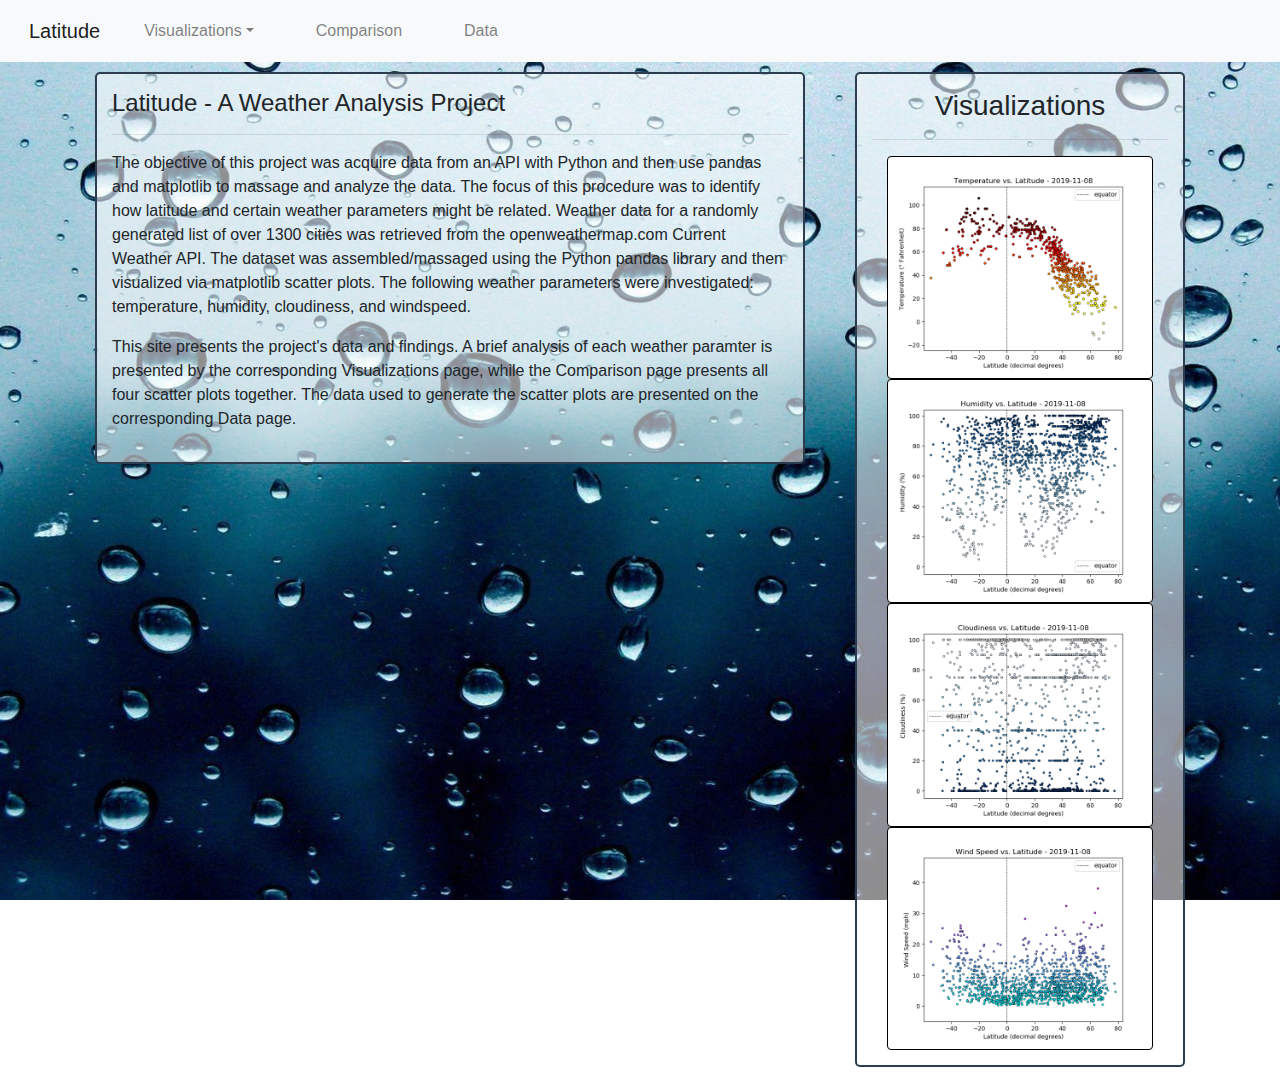
<file: index.html>
<!DOCTYPE html>
<html lang="en-us">

<head>
  <meta charset="UTF-8">
  <title>Latitude - Landing</title>
  <base href="https://morrowzl.github.io/">
  <link rel="stylesheet" href="reset.css">
  <link rel="stylesheet" href="https://stackpath.bootstrapcdn.com/bootstrap/4.3.1/css/bootstrap.min.css" integrity="sha384-ggOyR0iXCbMQv3Xipma34MD+dH/1fQ784/j6cY/iJTQUOhcWr7x9JvoRxT2MZw1T" crossorigin="anonymous">
  <link rel="stylesheet" href="styles.css">
</head>

<body>
  <nav class="navbar navbar-expand-lg navbar-light bg-light">
    <a class="navbar-brand" href="index.html">Latitude</a>
    <button class="navbar-toggler" type="button" data-toggle="collapse" data-target="#navbarSupportedContent" aria-controls="navbarSupportedContent" aria-expanded="false" aria-label="Toggle navigation">
      <span class="navbar-toggler-icon"></span>
    </button>
    <div class="collapse navbar-collapse" id="navbarSupportedContent">
      <ul class="navbar-nav mr-auto">
        <li class="nav-item dropdown">
          <a class="nav-link dropdown-toggle" href="#" id="navbarDropdown" role="button" data-toggle="dropdown" aria-haspopup="true" aria-expanded="false">Visualizations</a>
          <div class="dropdown-menu" aria-labelledby="navbarDropdown">
            <a class="dropdown-item" href="visualizations/temperature.html">Tempurature</a>
            <a class="dropdown-item" href="visualizations/humidity.html">Humidity</a>
            <a class="dropdown-item" href="visualizations/cloudiness.html">Cloudiness</a>
            <a class="dropdown-item" href="visualizations/wind_speed.html">Wind Speed</a>
          </div>
        </li>
        <li class="nav-item">
          <a class="nav-link" href="comparison.html">
            Comparison
          </a>
        </li>
        <li class="nav-item">
          <a class="nav-link" href="data.html">
            Data
          </a>
        </li>
      </ul>
    </div>
  </nav>
  <div class="container">
    <div class="row">
      <div class="col-md-8">
        <div class="summary_box">
          <h1>Latitude - A Weather Analysis Project</h1>
          <hr>
          <p>
            The objective of this project was acquire data from an API with Python and then use pandas and matplotlib to massage and analyze the data. The focus of this procedure was to identify how latitude and certain weather parameters might be related. Weather data for a randomly generated list of over 1300 cities was retrieved from the openweathermap.com Current Weather API. The dataset was assembled/massaged using the Python pandas library and then visualized via matplotlib scatter plots. The following weather parameters were investigated: temperature, humidity, cloudiness, and windspeed.
          </p>
          <p>
            This site presents the project's data and findings. A brief analysis of each weather paramter is presented by the corresponding Visualizations page, while the Comparison page presents all four scatter plots together. The data used to generate the scatter plots are presented on the corresponding Data page.
          </p>
        </div>
      </div>
      <div class="col-md-4">
        <div class="visualizations_box">
          <h3 class="box_h1">Visualizations</h3>
          <hr class="box_hr">
          <div class="plot_thumbnails">            
            <a target="_self" href="visualizations/temperature.html">
              <img src="resources/images/temp.png" alt="Tempurature Plot" class="img-thumbnail">
            </a>
            <a target="_self" href="visualizations/humidity.html">
              <img src="resources/images/humidity.png" alt="Humidity Plot" class="img-thumbnail">
            </a>
            <a target="_self" href="visualizations/cloudiness.html">
              <img src="resources/images/cloudiness.png" alt="Cloudy Plot" class="img-thumbnail">
            </a>
            <a target="_self" href="visualizations/wind_speed.html">
              <img src="resources/images/wind_speed.png" alt="Wind Plot" class="img-thumbnail">
            </a>
          </div>
        </div>
      </div>
    </div>
  </div>
  <script src="https://code.jquery.com/jquery-3.4.1.slim.min.js" integrity="sha384-J6qa4849blE2+poT4WnyKhv5vZF5SrPo0iEjwBvKU7imGFAV0wwj1yYfoRSJoZ+n" crossorigin="anonymous"></script>
  <script src="https://cdn.jsdelivr.net/npm/popper.js@1.16.0/dist/umd/popper.min.js" integrity="sha384-Q6E9RHvbIyZFJoft+2mJbHaEWldlvI9IOYy5n3zV9zzTtmI3UksdQRVvoxMfooAo" crossorigin="anonymous"></script>
  <script src="https://stackpath.bootstrapcdn.com/bootstrap/4.4.1/js/bootstrap.min.js" integrity="sha384-wfSDF2E50Y2D1uUdj0O3uMBJnjuUD4Ih7YwaYd1iqfktj0Uod8GCExl3Og8ifwB6" crossorigin="anonymous"></script>
</body>
</html>
</file>
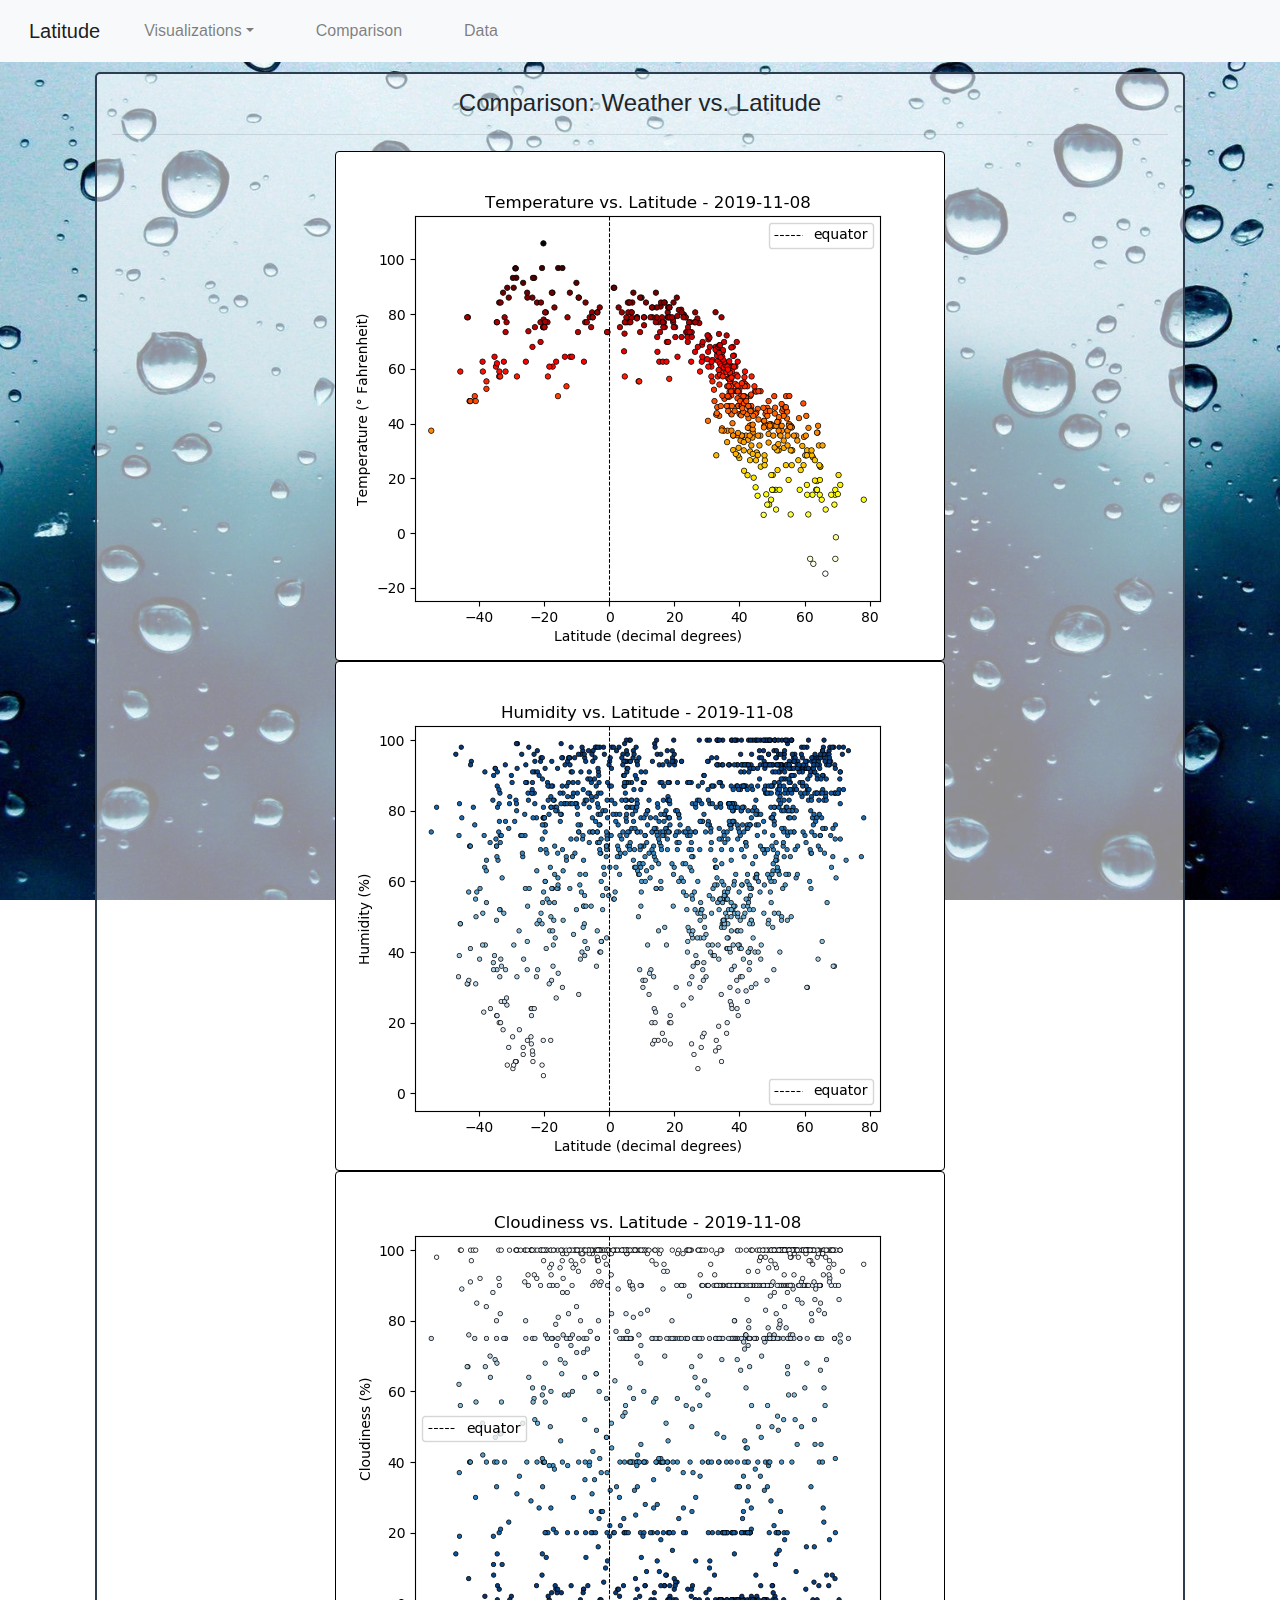
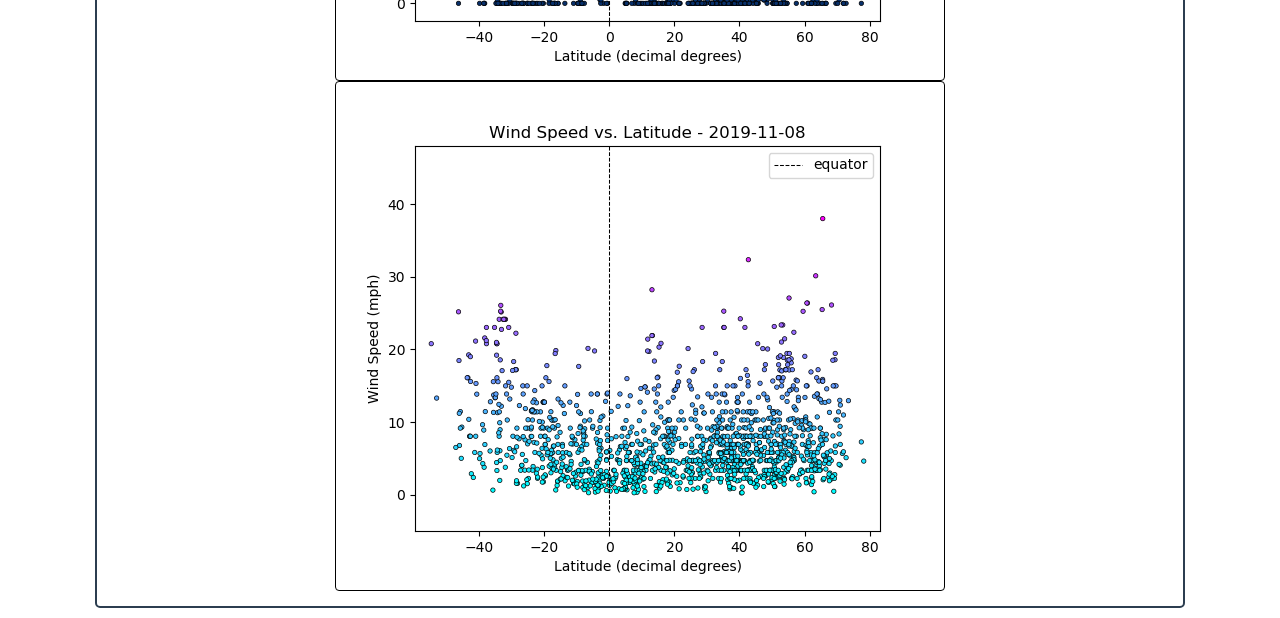
<file: comparison.html>
<!DOCTYPE html>
<html lang="en-us">

<head>
  <meta charset="UTF-8">
  <title>Latitude - Comparison</title>
  <base href="https://morrowzl.github.io/">
  <link rel="stylesheet" href="reset.css">
  <link rel="stylesheet" href="https://stackpath.bootstrapcdn.com/bootstrap/4.3.1/css/bootstrap.min.css" integrity="sha384-ggOyR0iXCbMQv3Xipma34MD+dH/1fQ784/j6cY/iJTQUOhcWr7x9JvoRxT2MZw1T" crossorigin="anonymous">
  <link rel="stylesheet" href="styles.css">
</head>

<body>
  <nav class="navbar navbar-expand-lg navbar-light bg-light">
    <a class="navbar-brand" href="index.html">Latitude</a>
    <button class="navbar-toggler" type="button" data-toggle="collapse" data-target="#navbarSupportedContent" aria-controls="navbarSupportedContent" aria-expanded="false" aria-label="Toggle navigation">
      <span class="navbar-toggler-icon"></span>
    </button>
    <div class="collapse navbar-collapse" id="navbarSupportedContent">
      <ul class="navbar-nav mr-auto">
        <li class="nav-item dropdown">
          <a class="nav-link dropdown-toggle" href="#" id="navbarDropdown" role="button" data-toggle="dropdown" aria-haspopup="true" aria-expanded="false">Visualizations</a>
          <div class="dropdown-menu" aria-labelledby="navbarDropdown">
            <a class="dropdown-item" href="visualizations/temperature.html">Tempurature</a>
            <a class="dropdown-item" href="visualizations/humidity.html">Humidity</a>
            <a class="dropdown-item" href="visualizations/cloudiness.html">Cloudiness</a>
            <a class="dropdown-item" href="visualizations/wind_speed.html">Wind Speed</a>
          </div>
        </li>
        <li class="nav-item">
          <a class="nav-link" href="comparison.html">
            Comparison
          </a>
        </li>
        <li class="nav-item">
          <a class="nav-link" href="data.html">
            Data
          </a>
        </li>
      </ul>
    </div>
  </nav>
  <div class="container">
    <div class="row"> 
      <div class="col-md-12">
        <div class="visualizations_box">
          <h1 class="box_h1">Comparison: Weather vs. Latitude</h1>
          <hr class="box_hr">
          <a target="_self" href="temperature.html">
            <img src="resources/images/temp.png" alt="Tempurature Plot" class="img-thumbnail">
          </a>
          <a target="_self" href="humidity.html">
            <img src="resources/images/humidity.png" alt="Humidity Plot" class="img-thumbnail">
          </a>
          <a target="_self" href="cloudiness.html">
            <img src="resources/images/cloudiness.png" alt="Cloudy Plot" class="img-thumbnail">
          </a>
          <a target="_self" href="wind_speed.html">
            <img src="resources/images/wind_speed.png" alt="Wind Plot" class="img-thumbnail">
          </a>
        </div>
      </div>
    </div>
  </div>
  <script src="https://code.jquery.com/jquery-3.4.1.slim.min.js" integrity="sha384-J6qa4849blE2+poT4WnyKhv5vZF5SrPo0iEjwBvKU7imGFAV0wwj1yYfoRSJoZ+n" crossorigin="anonymous"></script>
  <script src="https://cdn.jsdelivr.net/npm/popper.js@1.16.0/dist/umd/popper.min.js" integrity="sha384-Q6E9RHvbIyZFJoft+2mJbHaEWldlvI9IOYy5n3zV9zzTtmI3UksdQRVvoxMfooAo" crossorigin="anonymous"></script>
  <script src="https://stackpath.bootstrapcdn.com/bootstrap/4.4.1/js/bootstrap.min.js" integrity="sha384-wfSDF2E50Y2D1uUdj0O3uMBJnjuUD4Ih7YwaYd1iqfktj0Uod8GCExl3Og8ifwB6" crossorigin="anonymous"></script>
</body>
</html>
</file>
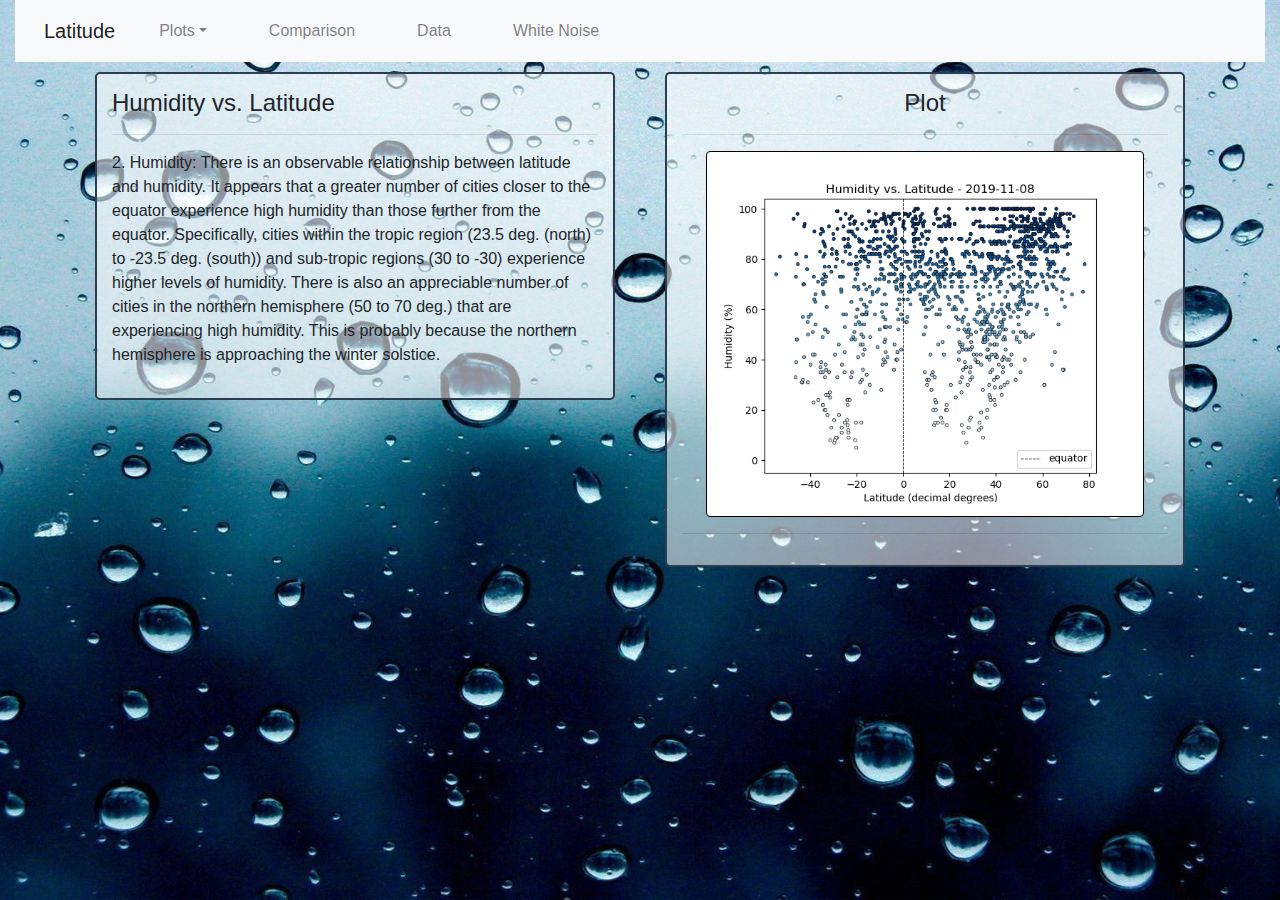
<file: humidity.html>
<!DOCTYPE html>
<html lang="en-us">

<head>
  <meta charset="UTF-8">
  <title>Latitude - Humidity</title>
  <link rel="stylesheet" href="reset.css">
  <link rel="stylesheet" href="https://stackpath.bootstrapcdn.com/bootstrap/4.3.1/css/bootstrap.min.css" integrity="sha384-ggOyR0iXCbMQv3Xipma34MD+dH/1fQ784/j6cY/iJTQUOhcWr7x9JvoRxT2MZw1T" crossorigin="anonymous">
  <link rel="stylesheet" href="styles.css">
</head>

<body>
  <div class="container-fluid">
    <div class="row">
      <div class="col-12">
        <nav class="navbar navbar-expand-lg navbar-light bg-light">
          <a class="navbar-brand" href="index.html">Latitude</a>
          <button class="navbar-toggler" type="button" data-toggle="collapse" data-target="#navbarSupportedContent" aria-controls="navbarSupportedContent" aria-expanded="false" aria-label="Toggle navigation">
            <span class="navbar-toggler-icon"></span>
          </button>
        <div class="collapse navbar-collapse" id="navbarSupportedContent">
          <ul class="navbar-nav mr-auto">
            <li class="nav-item dropdown">
              <a class="nav-link dropdown-toggle" href="#" id="navbarDropdown" role="button" data-toggle="dropdown" aria-haspopup="true" aria-expanded="false">Plots</a>
              <div class="dropdown-menu" aria-labelledby="navbarDropdown">
                <a class="dropdown-item" href="temperature.html">Tempurature</a>
                <a class="dropdown-item" href="humidity.html">Humidity</a>
                <a class="dropdown-item" href="cloudiness.html">Cloudiness</a>
                <a class="dropdown-item" href="wind_speed.html">Wind Speed</a>
              </div>
            </li>
            <li class="nav-item">
              <a class="nav-link" href="comparison.html">
                Comparison
              </a>
            </li>
            <li class="nav-item">
              <a class="nav-link" href="data.html">
                Data
              </a>
            </li>
            <li class="nav-item">
              <a class="nav-link" href="hvac.html">
                White Noise
              </a>
            </li>
          </ul>
        </div>
        </nav>
      </div>
    </div>
  </div>
  <div class="container">
    <div class="row">
      <div class="col-lg-6">
        <div class="summary_box">
          <h1>Humidity vs. Latitude</h1>
          <hr>
          <p>
            2. Humidity: There is an observable relationship between latitude and humidity. It appears that a greater number of cities closer to the equator experience high humidity than those further from the equator. Specifically, cities within the tropic region (23.5 deg. (north) to -23.5 deg. (south)) and sub-tropic regions (30 to -30) experience higher levels of humidity. There is also an appreciable number of cities in the northern hemisphere (50 to 70 deg.) that are experiencing high humidity. This is probably because the northern hemisphere is approaching the winter solstice.
          </p>
        </div>
      </div>
      <div class="col-lg-6">
        <div class="visualizations_box">
          <h1>Plot</h1>
          <hr>
          <a target="_self" href="resources/visualizations/humidity.png">
            <img src="resources/visualizations/humidity.png" alt="Humidity Plot" class="img-thumbnail">
          </a>
          <br>
          <hr>
        </div>
      </div>
    </div>
  </div>
  <script src="https://code.jquery.com/jquery-3.3.1.slim.min.js" integrity="sha384-q8i/X+965DzO0rT7abK41JStQIAqVgRVzpbzo5smXKp4YfRvH+8abtTE1Pi6jizo" crossorigin="anonymous"></script>
  <script src="https://cdnjs.cloudflare.com/ajax/libs/popper.js/1.14.7/umd/popper.min.js" integrity="sha384-UO2eT0CpHqdSJQ6hJty5KVphtPhzWj9WO1clHTMGa3JDZwrnQq4sF86dIHNDz0W1" crossorigin="anonymous"></script>
  <script src="https://stackpath.bootstrapcdn.com/bootstrap/4.3.1/js/bootstrap.min.js" integrity="sha384-JjSmVgyd0p3pXB1rRibZUAYoIIy6OrQ6VrjIEaFf/nJGzIxFDsf4x0xIM+B07jRM" crossorigin="anonymous"></script>
</body>
</html>
</file>
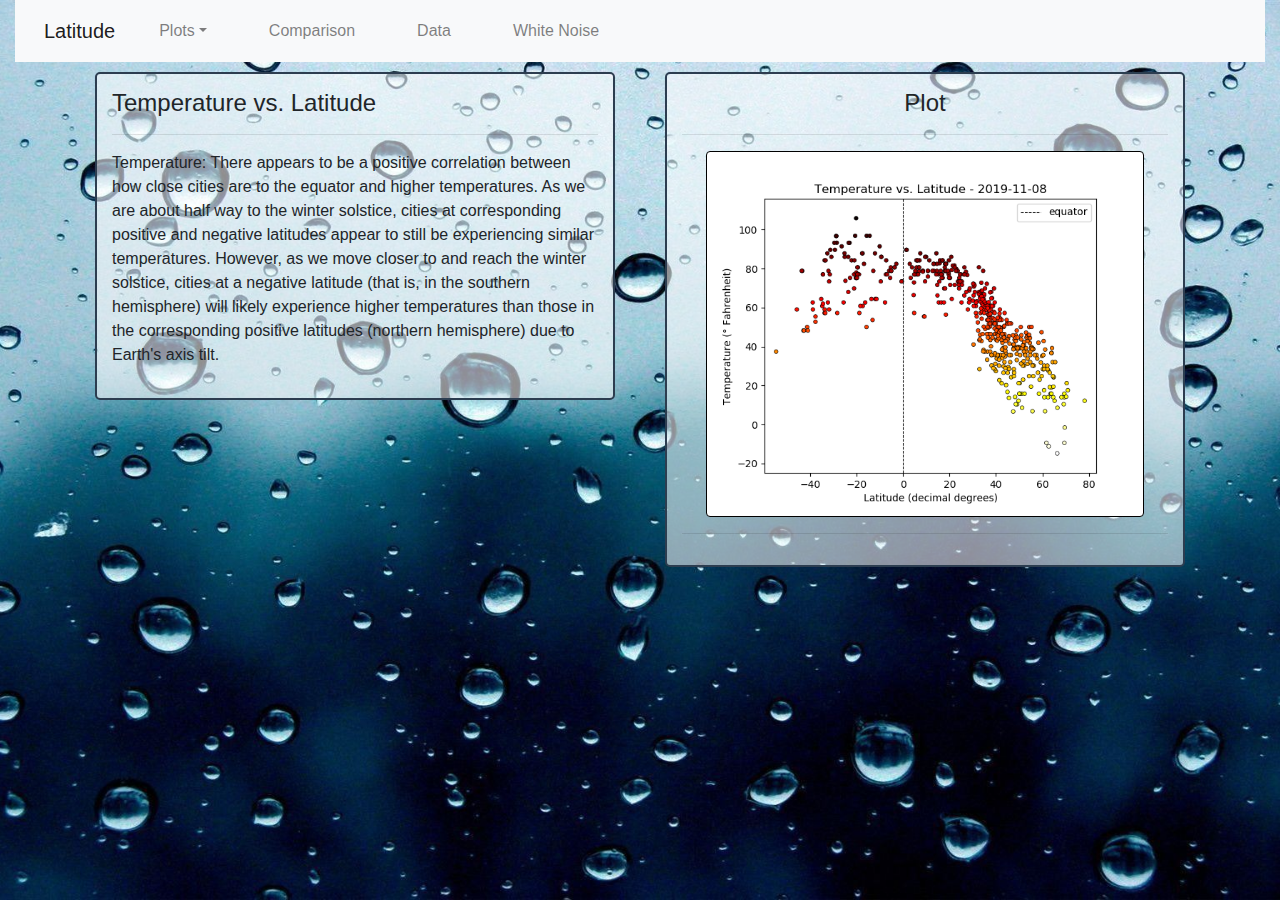
<file: temperature.html>
<!DOCTYPE html>
<html lang="en-us">

<head>
  <meta charset="UTF-8">
  <title>Latitude - Temperature</title>
  <link rel="stylesheet" href="reset.css">
  <link rel="stylesheet" href="https://stackpath.bootstrapcdn.com/bootstrap/4.3.1/css/bootstrap.min.css" integrity="sha384-ggOyR0iXCbMQv3Xipma34MD+dH/1fQ784/j6cY/iJTQUOhcWr7x9JvoRxT2MZw1T" crossorigin="anonymous">
  <link rel="stylesheet" href="styles.css">
</head>

<body>
  <div class="container-fluid">
    <div class="row">
      <div class="col-12">
        <nav class="navbar navbar-expand-lg navbar-light bg-light">
          <a class="navbar-brand" href="index.html">Latitude</a>
          <button class="navbar-toggler" type="button" data-toggle="collapse" data-target="#navbarSupportedContent" aria-controls="navbarSupportedContent" aria-expanded="false" aria-label="Toggle navigation">
            <span class="navbar-toggler-icon"></span>
          </button>
        <div class="collapse navbar-collapse" id="navbarSupportedContent">
          <ul class="navbar-nav mr-auto">
            <li class="nav-item dropdown">
              <a class="nav-link dropdown-toggle" href="#" id="navbarDropdown" role="button" data-toggle="dropdown" aria-haspopup="true" aria-expanded="false">Plots</a>
              <div class="dropdown-menu" aria-labelledby="navbarDropdown">
                <a class="dropdown-item" href="temperature.html">Tempurature</a>
                <a class="dropdown-item" href="humidity.html">Humidity</a>
                <a class="dropdown-item" href="cloudiness.html">Cloudiness</a>
                <a class="dropdown-item" href="wind_speed.html">Wind Speed</a>
              </div>
            </li>
            <li class="nav-item">
              <a class="nav-link" href="comparison.html">
                Comparison
              </a>
            </li>
            <li class="nav-item">
              <a class="nav-link" href="data.html">
                Data
              </a>
            </li>
            <li class="nav-item">
              <a class="nav-link" href="hvac.html">
                White Noise
              </a>
            </li>
          </ul>
        </div>
        </nav>
      </div>
    </div>
  </div>
  <div class="container">
    <div class="row">
      <div class="col-lg-6">
        <div class="summary_box">
          <h1>Temperature vs. Latitude</h1>
          <hr>
          <p>
            Temperature: There appears to be a positive correlation between how close cities are to the equator and higher temperatures. As we are about half way to the winter solstice, cities at corresponding positive and negative latitudes appear to still be experiencing similar temperatures. However, as we move closer to and reach the winter solstice, cities at a negative latitude (that is, in the southern hemisphere) will likely experience higher temperatures than those in the corresponding positive latitudes (northern hemisphere) due to Earth's axis tilt.
          </p>
        </div>
      </div>
      <div class="col-lg-6">
        <div class="visualizations_box">
          <h1>Plot</h1>
          <hr>
          <a target="_self" href="resources/visualizations/temp.png">
            <img src="resources/visualizations/temp.png" alt="Tempurature Plot" class="img-thumbnail">
          </a>
          <br>
          <hr>
        </div>
      </div>
    </div>
  </div>
  <script src="https://code.jquery.com/jquery-3.3.1.slim.min.js" integrity="sha384-q8i/X+965DzO0rT7abK41JStQIAqVgRVzpbzo5smXKp4YfRvH+8abtTE1Pi6jizo" crossorigin="anonymous"></script>
  <script src="https://cdnjs.cloudflare.com/ajax/libs/popper.js/1.14.7/umd/popper.min.js" integrity="sha384-UO2eT0CpHqdSJQ6hJty5KVphtPhzWj9WO1clHTMGa3JDZwrnQq4sF86dIHNDz0W1" crossorigin="anonymous"></script>
  <script src="https://stackpath.bootstrapcdn.com/bootstrap/4.3.1/js/bootstrap.min.js" integrity="sha384-JjSmVgyd0p3pXB1rRibZUAYoIIy6OrQ6VrjIEaFf/nJGzIxFDsf4x0xIM+B07jRM" crossorigin="anonymous"></script>
</body>
</html>
</file>
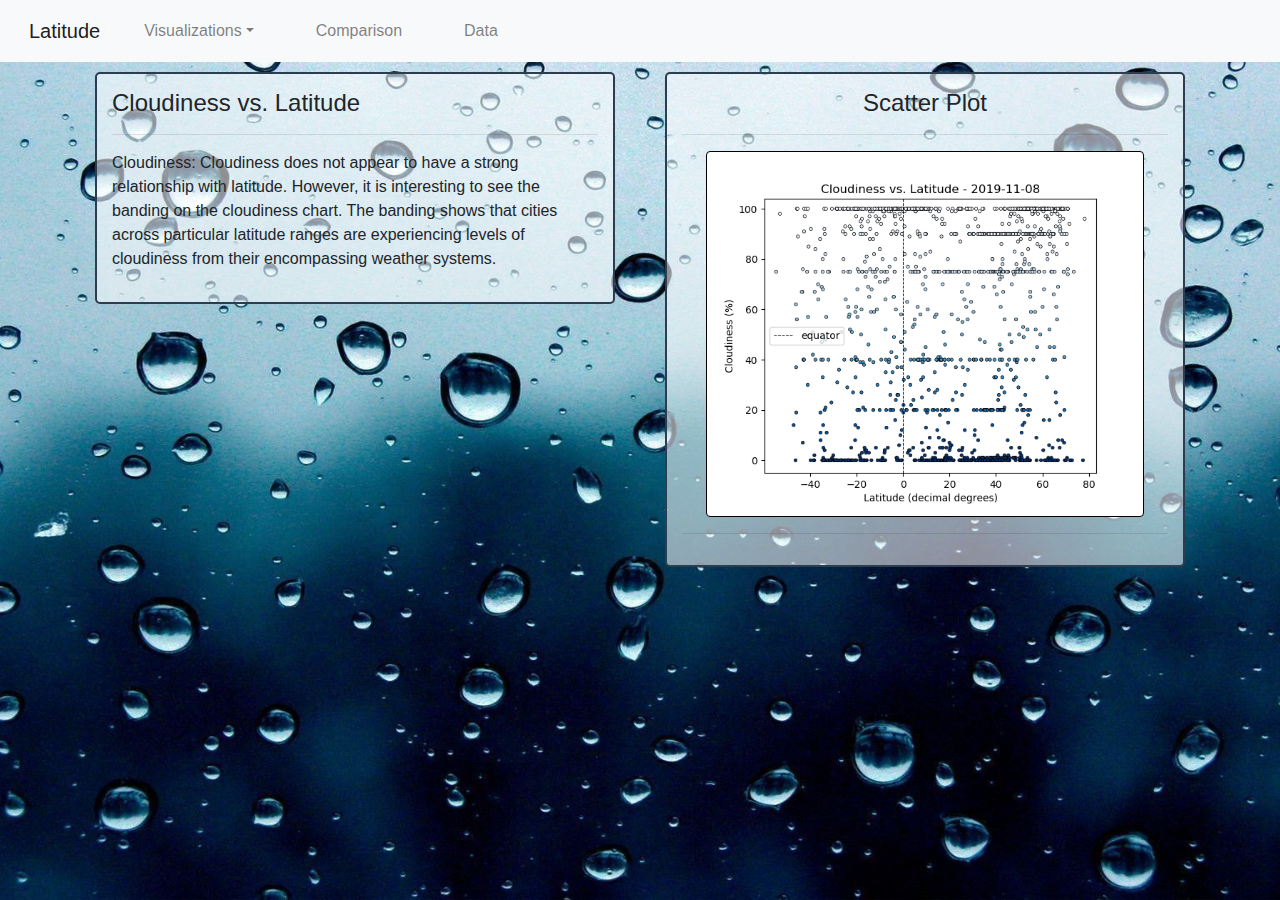
<file: visualizations/cloudiness.html>
<!DOCTYPE html>
<html lang="en-us">

<head>
  <meta charset="UTF-8">
  <title>Latitude - Cloudiness</title>
  <base href="https://morrowzl.github.io/">
  <link rel="stylesheet" href="reset.css">
  <link rel="stylesheet" href="https://stackpath.bootstrapcdn.com/bootstrap/4.3.1/css/bootstrap.min.css" integrity="sha384-ggOyR0iXCbMQv3Xipma34MD+dH/1fQ784/j6cY/iJTQUOhcWr7x9JvoRxT2MZw1T" crossorigin="anonymous">
  <link rel="stylesheet" href="styles.css">
</head>

<body>
  <nav class="navbar navbar-expand-lg navbar-light bg-light">
    <a class="navbar-brand" href="index.html">Latitude</a>
    <button class="navbar-toggler" type="button" data-toggle="collapse" data-target="#navbarSupportedContent" aria-controls="navbarSupportedContent" aria-expanded="false" aria-label="Toggle navigation">
      <span class="navbar-toggler-icon"></span>
    </button>
    <div class="collapse navbar-collapse" id="navbarSupportedContent">
      <ul class="navbar-nav mr-auto">
        <li class="nav-item dropdown">
          <a class="nav-link dropdown-toggle" href="#" id="navbarDropdown" role="button" data-toggle="dropdown" aria-haspopup="true" aria-expanded="false">Visualizations</a>
          <div class="dropdown-menu" aria-labelledby="navbarDropdown">
            <a class="dropdown-item" href="visualizations/temperature.html">Tempurature</a>
            <a class="dropdown-item" href="visualizations/humidity.html">Humidity</a>
            <a class="dropdown-item" href="visualizations/cloudiness.html">Cloudiness</a>
            <a class="dropdown-item" href="visualizations/wind_speed.html">Wind Speed</a>
          </div>
        </li>
        <li class="nav-item">
          <a class="nav-link" href="comparison.html">
            Comparison
          </a>
        </li>
        <li class="nav-item">
          <a class="nav-link" href="data.html">
            Data
          </a>
        </li>
      </ul>
    </div>
  </nav>
  <div class="container">
    <div class="row">
      <div class="col-md-6">
        <div class="summary_box">
          <h1>Cloudiness vs. Latitude</h1>
          <hr>
          <p>
            Cloudiness: Cloudiness does not appear to have a strong relationship with latitude. However, it is interesting to see the banding on the cloudiness chart. The banding shows that cities across particular latitude ranges are experiencing levels of cloudiness from their encompassing weather systems.
          </p>
        </div>
      </div>
      <div class="col-md-6">
        <div class="visualizations_box">
          <h1>Scatter Plot</h1>
          <hr>
          <a target="_self" href="resources/images/cloudiness.png">
            <img src="resources/images/cloudiness.png" alt="Cloudiness Plot" class="img-thumbnail">
          </a>
          <br>
          <hr>
        </div>
      </div>
    </div>
  </div>
  <script src="https://code.jquery.com/jquery-3.4.1.slim.min.js" integrity="sha384-J6qa4849blE2+poT4WnyKhv5vZF5SrPo0iEjwBvKU7imGFAV0wwj1yYfoRSJoZ+n" crossorigin="anonymous"></script>
  <script src="https://cdn.jsdelivr.net/npm/popper.js@1.16.0/dist/umd/popper.min.js" integrity="sha384-Q6E9RHvbIyZFJoft+2mJbHaEWldlvI9IOYy5n3zV9zzTtmI3UksdQRVvoxMfooAo" crossorigin="anonymous"></script>
  <script src="https://stackpath.bootstrapcdn.com/bootstrap/4.4.1/js/bootstrap.min.js" integrity="sha384-wfSDF2E50Y2D1uUdj0O3uMBJnjuUD4Ih7YwaYd1iqfktj0Uod8GCExl3Og8ifwB6" crossorigin="anonymous"></script>
</body>
</html>
</file>
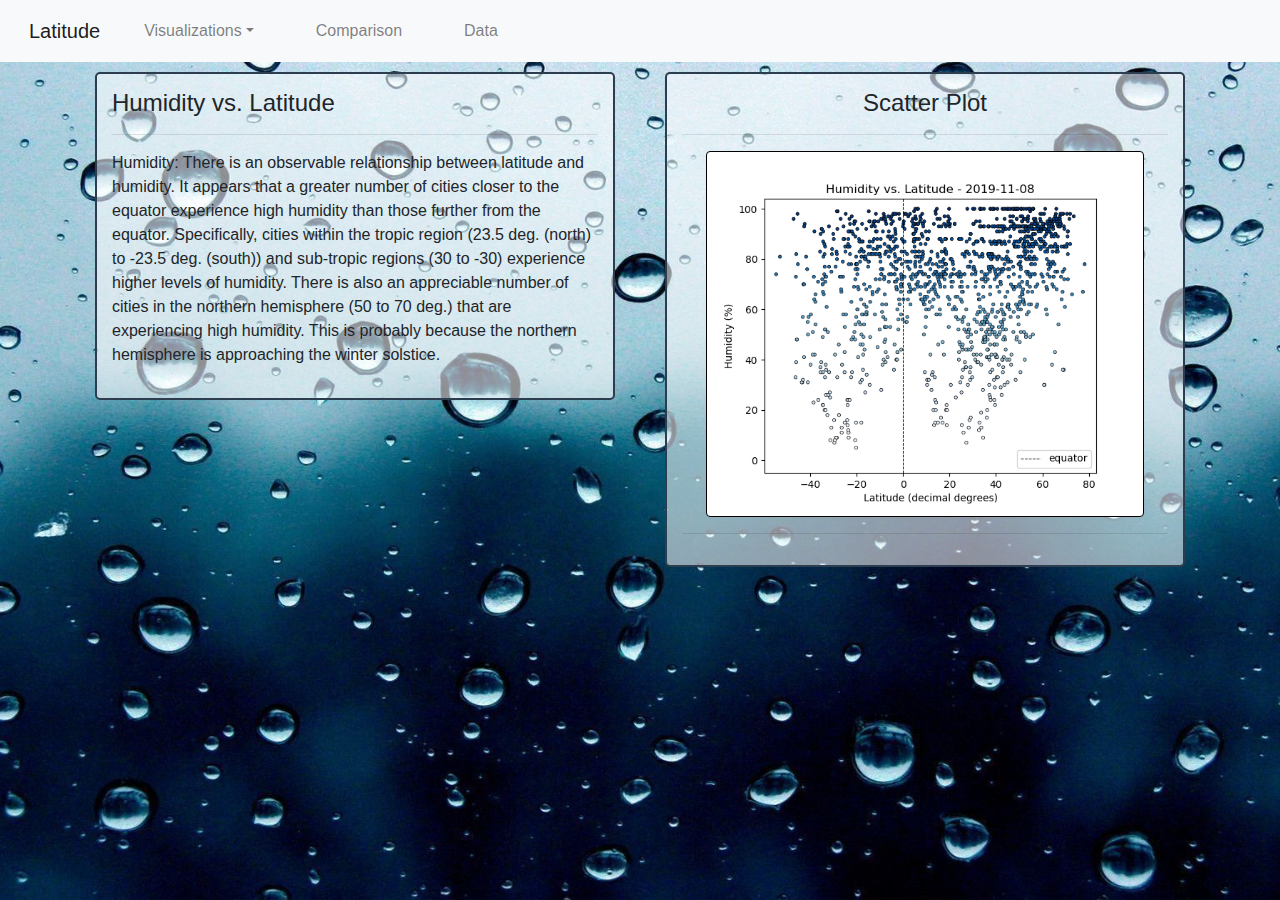
<file: visualizations/humidity.html>
<!DOCTYPE html>
<html lang="en-us">

<head>
  <meta charset="UTF-8">
  <title>Latitude - Humidity</title>
  <base href="https://morrowzl.github.io/">
  <link rel="stylesheet" href="reset.css">
  <link rel="stylesheet" href="https://stackpath.bootstrapcdn.com/bootstrap/4.3.1/css/bootstrap.min.css" integrity="sha384-ggOyR0iXCbMQv3Xipma34MD+dH/1fQ784/j6cY/iJTQUOhcWr7x9JvoRxT2MZw1T" crossorigin="anonymous">
  <link rel="stylesheet" href="styles.css">
</head>

<body>
  <nav class="navbar navbar-expand-lg navbar-light bg-light">
    <a class="navbar-brand" href="index.html">Latitude</a>
    <button class="navbar-toggler" type="button" data-toggle="collapse" data-target="#navbarSupportedContent" aria-controls="navbarSupportedContent" aria-expanded="false" aria-label="Toggle navigation">
      <span class="navbar-toggler-icon"></span>
    </button>
    <div class="collapse navbar-collapse" id="navbarSupportedContent">
      <ul class="navbar-nav mr-auto">
        <li class="nav-item dropdown">
          <a class="nav-link dropdown-toggle" href="#" id="navbarDropdown" role="button" data-toggle="dropdown" aria-haspopup="true" aria-expanded="false">Visualizations</a>
          <div class="dropdown-menu" aria-labelledby="navbarDropdown">
            <a class="dropdown-item" href="visualizations/temperature.html">Tempurature</a>
            <a class="dropdown-item" href="visualizations/humidity.html">Humidity</a>
            <a class="dropdown-item" href="visualizations/cloudiness.html">Cloudiness</a>
            <a class="dropdown-item" href="visualizations/wind_speed.html">Wind Speed</a>
          </div>
        </li>
        <li class="nav-item">
          <a class="nav-link" href="comparison.html">
            Comparison
          </a>
        </li>
        <li class="nav-item">
          <a class="nav-link" href="data.html">
            Data
          </a>
        </li>
      </ul>
    </div>
  </nav>
  <div class="container">
    <div class="row">
      <div class="col-md-6">
        <div class="summary_box">
          <h1>Humidity vs. Latitude</h1>
          <hr>
          <p>
            Humidity: There is an observable relationship between latitude and humidity. It appears that a greater number of cities closer to the equator experience high humidity than those further from the equator. Specifically, cities within the tropic region (23.5 deg. (north) to -23.5 deg. (south)) and sub-tropic regions (30 to -30) experience higher levels of humidity. There is also an appreciable number of cities in the northern hemisphere (50 to 70 deg.) that are experiencing high humidity. This is probably because the northern hemisphere is approaching the winter solstice.
          </p>
        </div>
      </div>
      <div class="col-md-6">
        <div class="visualizations_box">
          <h1>Scatter Plot</h1>
          <hr>
          <a target="_self" href="resources/images/humidity.png">
            <img src="resources/images/humidity.png" alt="Humidity Plot" class="img-thumbnail">
          </a>
          <br>
          <hr>
        </div>
      </div>
    </div>
  </div>
  <script src="https://code.jquery.com/jquery-3.4.1.slim.min.js" integrity="sha384-J6qa4849blE2+poT4WnyKhv5vZF5SrPo0iEjwBvKU7imGFAV0wwj1yYfoRSJoZ+n" crossorigin="anonymous"></script>
  <script src="https://cdn.jsdelivr.net/npm/popper.js@1.16.0/dist/umd/popper.min.js" integrity="sha384-Q6E9RHvbIyZFJoft+2mJbHaEWldlvI9IOYy5n3zV9zzTtmI3UksdQRVvoxMfooAo" crossorigin="anonymous"></script>
  <script src="https://stackpath.bootstrapcdn.com/bootstrap/4.4.1/js/bootstrap.min.js" integrity="sha384-wfSDF2E50Y2D1uUdj0O3uMBJnjuUD4Ih7YwaYd1iqfktj0Uod8GCExl3Og8ifwB6" crossorigin="anonymous"></script>
</body>
</html>
</file>
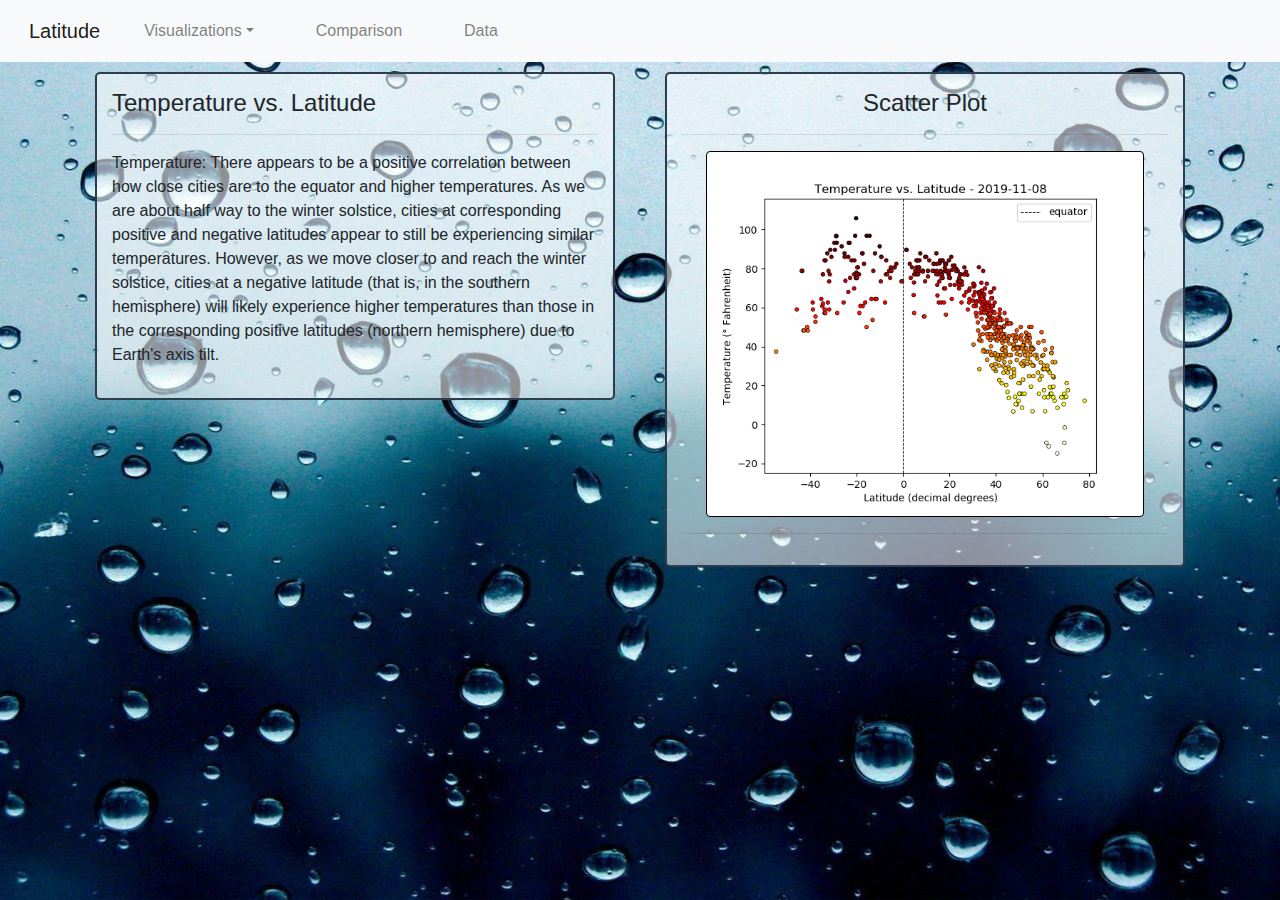
<file: visualizations/temperature.html>
<!DOCTYPE html>
<html lang="en-us">

<head>
  <meta charset="UTF-8">
  <title>Latitude - Temperature</title>
  <base href="https://morrowzl.github.io/">
  <link rel="stylesheet" href="reset.css">
  <link rel="stylesheet" href="https://stackpath.bootstrapcdn.com/bootstrap/4.3.1/css/bootstrap.min.css" integrity="sha384-ggOyR0iXCbMQv3Xipma34MD+dH/1fQ784/j6cY/iJTQUOhcWr7x9JvoRxT2MZw1T" crossorigin="anonymous">
  <link rel="stylesheet" href="styles.css">
</head>

<body>
  <nav class="navbar navbar-expand-lg navbar-light bg-light">
    <a class="navbar-brand" href="index.html">Latitude</a>
    <button class="navbar-toggler" type="button" data-toggle="collapse" data-target="#navbarSupportedContent" aria-controls="navbarSupportedContent" aria-expanded="false" aria-label="Toggle navigation">
      <span class="navbar-toggler-icon"></span>
    </button>
    <div class="collapse navbar-collapse" id="navbarSupportedContent">
      <ul class="navbar-nav mr-auto">
        <li class="nav-item dropdown">
          <a class="nav-link dropdown-toggle" href="#" id="navbarDropdown" role="button" data-toggle="dropdown" aria-haspopup="true" aria-expanded="false">Visualizations</a>
          <div class="dropdown-menu" aria-labelledby="navbarDropdown">
            <a class="dropdown-item" href="visualizations/temperature.html">Tempurature</a>
            <a class="dropdown-item" href="visualizations/humidity.html">Humidity</a>
            <a class="dropdown-item" href="visualizations/cloudiness.html">Cloudiness</a>
            <a class="dropdown-item" href="visualizations/wind_speed.html">Wind Speed</a>
          </div>
        </li>
        <li class="nav-item">
          <a class="nav-link" href="comparison.html">
            Comparison
          </a>
        </li>
        <li class="nav-item">
          <a class="nav-link" href="data.html">
            Data
          </a>
        </li>
      </ul>
    </div>
  </nav>
  <div class="container">
    <div class="row">
      <div class="col-md-6">
        <div class="summary_box">
          <h1>Temperature vs. Latitude</h1>
          <hr>
          <p>
            Temperature: There appears to be a positive correlation between how close cities are to the equator and higher temperatures. As we are about half way to the winter solstice, cities at corresponding positive and negative latitudes appear to still be experiencing similar temperatures. However, as we move closer to and reach the winter solstice, cities at a negative latitude (that is, in the southern hemisphere) will likely experience higher temperatures than those in the corresponding positive latitudes (northern hemisphere) due to Earth's axis tilt.
          </p>
        </div>
      </div>
      <div class="col-md-6">
        <div class="visualizations_box">
          <h1>Scatter Plot</h1>
          <hr>
          <a target="_self" href="resources/images/temp.png">
            <img src="resources/images/temp.png" alt="Tempurature Plot" class="img-thumbnail">
          </a>
          <br>
          <hr>
        </div>
      </div>
    </div>
  </div>
  <script src="https://code.jquery.com/jquery-3.4.1.slim.min.js" integrity="sha384-J6qa4849blE2+poT4WnyKhv5vZF5SrPo0iEjwBvKU7imGFAV0wwj1yYfoRSJoZ+n" crossorigin="anonymous"></script>
  <script src="https://cdn.jsdelivr.net/npm/popper.js@1.16.0/dist/umd/popper.min.js" integrity="sha384-Q6E9RHvbIyZFJoft+2mJbHaEWldlvI9IOYy5n3zV9zzTtmI3UksdQRVvoxMfooAo" crossorigin="anonymous"></script>
  <script src="https://stackpath.bootstrapcdn.com/bootstrap/4.4.1/js/bootstrap.min.js" integrity="sha384-wfSDF2E50Y2D1uUdj0O3uMBJnjuUD4Ih7YwaYd1iqfktj0Uod8GCExl3Og8ifwB6" crossorigin="anonymous"></script>
</body>
</html>
</file>
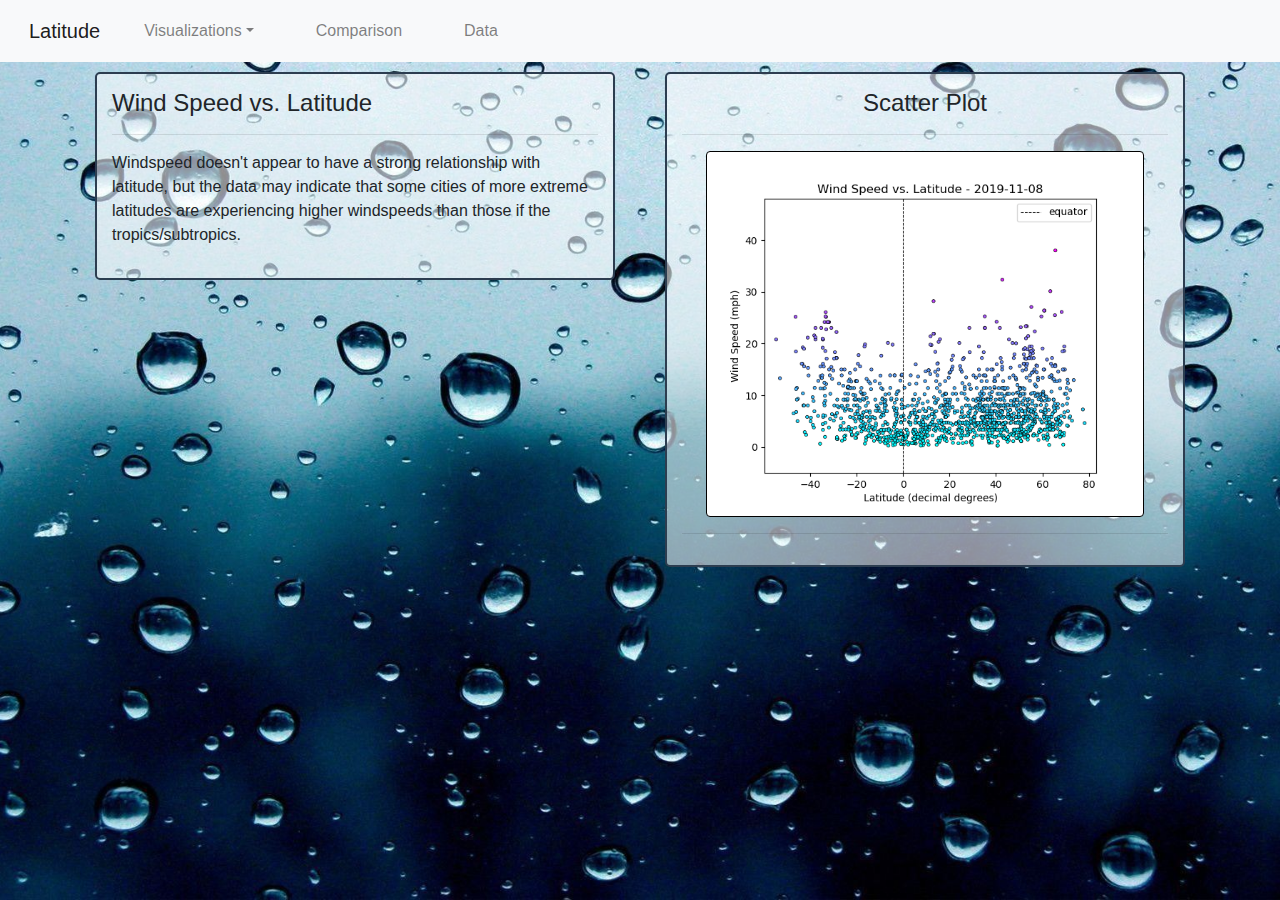
<file: visualizations/wind_speed.html>
<!DOCTYPE html>
<html lang="en-us">

<head>
  <meta charset="UTF-8">
  <title>Latitude - Wind Speed</title>
  <base href="https://morrowzl.github.io/">
  <link rel="stylesheet" href="reset.css">
  <link rel="stylesheet" href="https://stackpath.bootstrapcdn.com/bootstrap/4.3.1/css/bootstrap.min.css" integrity="sha384-ggOyR0iXCbMQv3Xipma34MD+dH/1fQ784/j6cY/iJTQUOhcWr7x9JvoRxT2MZw1T" crossorigin="anonymous">
  <link rel="stylesheet" href="styles.css">
</head>

<body>
  <nav class="navbar navbar-expand-lg navbar-light bg-light">
    <a class="navbar-brand" href="index.html">Latitude</a>
    <button class="navbar-toggler" type="button" data-toggle="collapse" data-target="#navbarSupportedContent" aria-controls="navbarSupportedContent" aria-expanded="false" aria-label="Toggle navigation">
      <span class="navbar-toggler-icon"></span>
    </button>
    <div class="collapse navbar-collapse" id="navbarSupportedContent">
      <ul class="navbar-nav mr-auto">
        <li class="nav-item dropdown">
          <a class="nav-link dropdown-toggle" href="#" id="navbarDropdown" role="button" data-toggle="dropdown" aria-haspopup="true" aria-expanded="false">Visualizations</a>
          <div class="dropdown-menu" aria-labelledby="navbarDropdown">
            <a class="dropdown-item" href="visualizations/temperature.html">Tempurature</a>
            <a class="dropdown-item" href="visualizations/humidity.html">Humidity</a>
            <a class="dropdown-item" href="visualizations/cloudiness.html">Cloudiness</a>
            <a class="dropdown-item" href="visualizations/wind_speed.html">Wind Speed</a>
          </div>
        </li>
        <li class="nav-item">
          <a class="nav-link" href="comparison.html">
            Comparison
          </a>
        </li>
        <li class="nav-item">
          <a class="nav-link" href="data.html">
            Data
          </a>
        </li>
      </ul>
    </div>
  </nav>
  <div class="container">
    <div class="row">
      <div class="col-md-6">
        <div class="summary_box">
          <h1>Wind Speed vs. Latitude</h1>
          <hr>
          <p>
            Windspeed doesn't appear to have a strong relationship with latitude, but the data may indicate that some cities of more extreme latitudes are experiencing higher windspeeds than those if the tropics/subtropics.
          </p>
        </div>
      </div>
      <div class="col-md-6">
        <div class="visualizations_box">
          <h1>Scatter Plot</h1>
          <hr>
          <a target="_self" href="resources/images/wind_speed.png">
            <img src="resources/images/wind_speed.png" alt="Wind Speed Plot" class="img-thumbnail">
          </a>
          <br>
          <hr>
        </div>
      </div>
    </div>
  </div>
  <script src="https://code.jquery.com/jquery-3.4.1.slim.min.js" integrity="sha384-J6qa4849blE2+poT4WnyKhv5vZF5SrPo0iEjwBvKU7imGFAV0wwj1yYfoRSJoZ+n" crossorigin="anonymous"></script>
  <script src="https://cdn.jsdelivr.net/npm/popper.js@1.16.0/dist/umd/popper.min.js" integrity="sha384-Q6E9RHvbIyZFJoft+2mJbHaEWldlvI9IOYy5n3zV9zzTtmI3UksdQRVvoxMfooAo" crossorigin="anonymous"></script>
  <script src="https://stackpath.bootstrapcdn.com/bootstrap/4.4.1/js/bootstrap.min.js" integrity="sha384-wfSDF2E50Y2D1uUdj0O3uMBJnjuUD4Ih7YwaYd1iqfktj0Uod8GCExl3Og8ifwB6" crossorigin="anonymous"></script>
</body>
</html>
</file>
<file: styles.css>
a.img-thumbnail {
  margin: 5px;
}
a.nav-link {
  color: #000000;
}

body {
  background-image: url(/resources/images/rain.jpg);
  min-height: 100%;
  background-repeat: no-repeat;
  background-attachment: fixed;
  background-position: center;
  background-size: cover;
}

h1 {
  font-size: 1.5rem;
}

th {
  font-size: 14pt;
  font-weight: bold;
}

.comparison_img {
  max-width: 400px;
  height: auto;
}

.img-thumbnail {
  border-color: #000;
  max-width: 90%;
  height: auto;
}

.nav-item {
  border-color: #ffffff00;
  border-radius: 3px;
  border-style: solid;
  border-width: 3px;
  color: #000000;
  cursor: pointer;
  display: inline-block;
  margin-right: 10px;
  margin-left: 10px;
}

.nav-item:hover {
  background-color: #358bee79;
  border-color: #adff2f;
  border-style: solid;
  border-width: 3px;
}

.nav-link {
  background-color: #ffffff00;
  border-radius: 3px;
  color: #000000;
  cursor: pointer;
  display: inline-block;
  margin-right: 10px;
  margin-left: 10px;
}

.nav-item li {
  color: #000000;
}

.navbar-brand {
  border-color: #ffffff00;
  border-radius: 3px;
  border-style: solid;
  border-width: 3px;
  color: #000000;
  cursor: pointer;
  display: inline-block;
  margin-right: 10px;
  margin-left: 10px;
}

.navbar-brand:hover {
  background-color: #358bee79;
  border-color: #adff2f;
  border-style: solid;
  border-width: 3px;
}

.navbar-light.navbar-nav.nav-link {
  border-color: #ffffff00;
  border-radius: 3px;
  border-style: solid;
  border-width: 3px;
  color: #000000;
  cursor: pointer;
  display: inline-block;
  margin-right: 10px;
  margin-left: 10px;
}
.summary_box {
  background-color: #ffffff8e;
  border-color: #2c3d50;
  border-radius: 5px;
  border-style: solid;
  border-width: 2px;
  margin: 10px;
  padding: 15px;
  
}

.table-striped tbody tr:nth-of-type(even) {
  background-color: #ffffff85;
}

.table-striped tbody tr:nth-of-type(odd) {
  background-color: #ffffffb6;
}

.visualizations_box {
  background-color: #ffffff8e;
  border-color: #2c3d50;
  border-radius: 5px;
  border-style: solid;
  border-width: 2px;
  margin: 10px;
  padding: 15px;
  text-align: center;
  vertical-align: middle;
}
</file>
